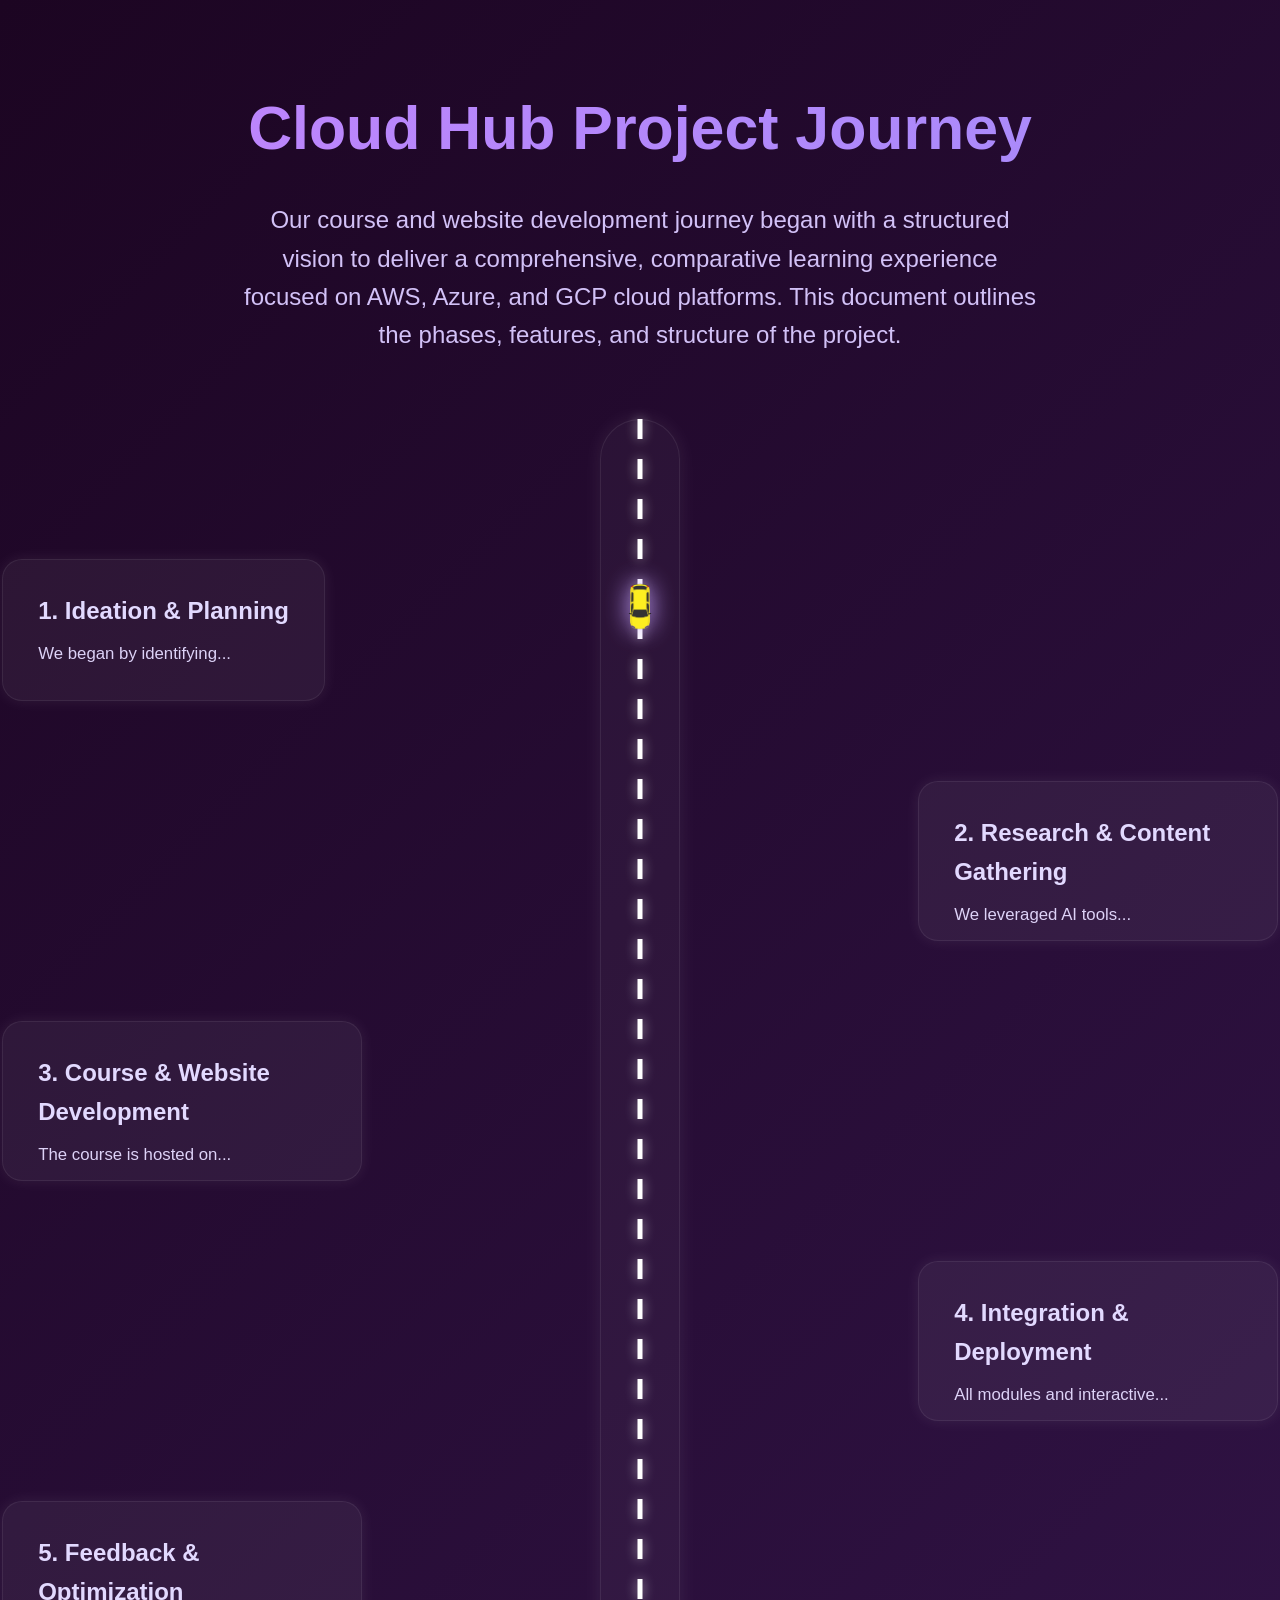
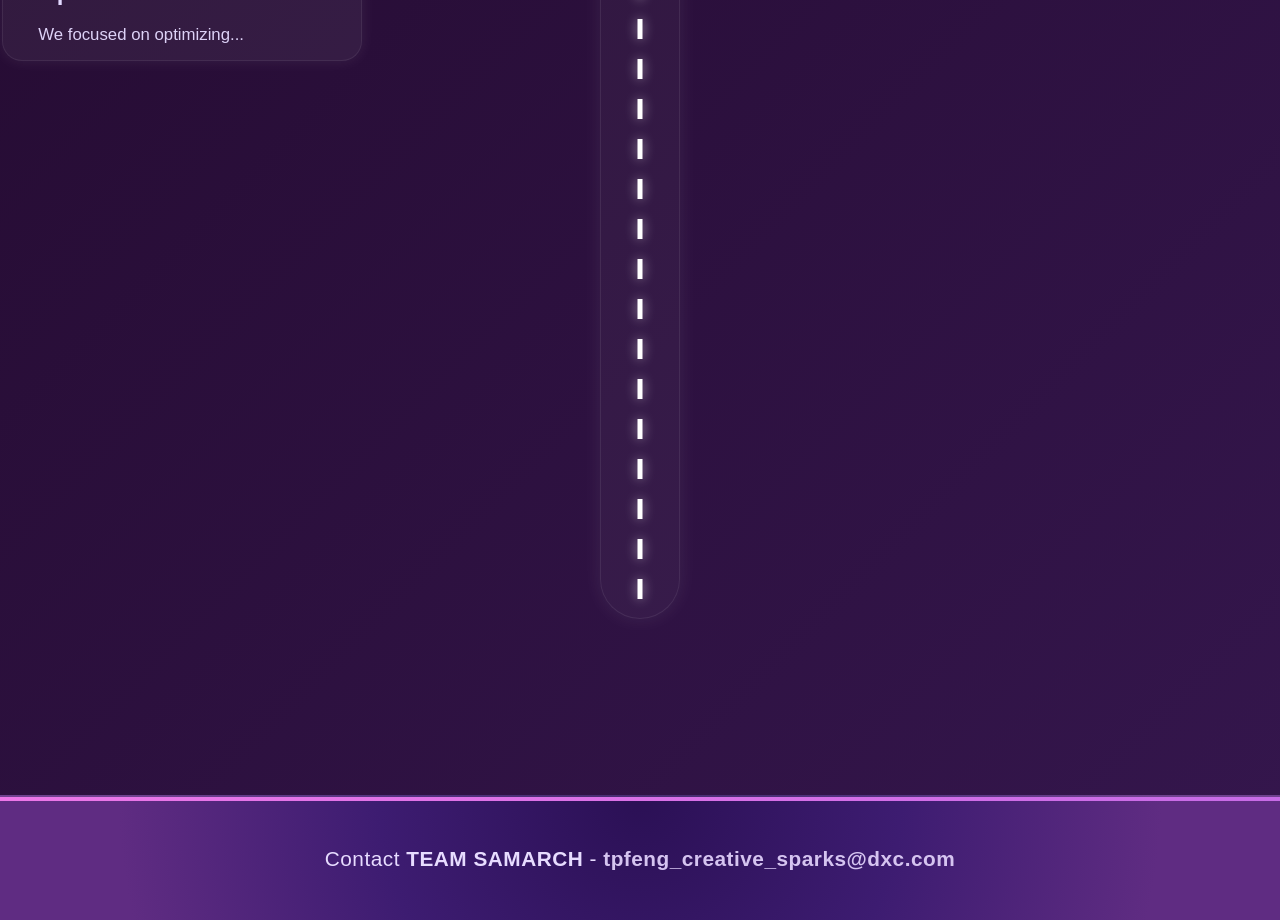
<file: Our Journey/index.html>
<!DOCTYPE html>
<html lang="en">
<head>
  <meta charset="UTF-8" />
  <meta name="viewport" content="width=device-width, initial-scale=1.0"/>
  <title>Cloud Hub Vertical Roadmap</title>
  <link rel="stylesheet" href="style.css" />
</head>
<body>
  <div class="container">
    <h1>Cloud Hub Project Journey</h1>
    <p class="subtitle">Our course and website development journey began with a structured vision to deliver a comprehensive, comparative learning experience focused on AWS, Azure, and GCP cloud platforms. This document outlines the phases, features, and structure of the project.</p>

    <div class="roadmap-vertical">
      <div class="road-line-vertical"></div>
      <div class="road-divider"></div>

      <!-- Car -->
      <div class="car-vertical">
        <img src="assests/car2.png" alt="Top View Car" />
      </div>

      <!-- Milestones -->
      <div class="milestone-vertical left" data-short="We began by identifying..." data-full="We began by identifying the need for a clear and comprehensive comparison of the three leading cloud platforms—AWS, Azure, and GCP. The goal was to design a modular course that effectively highlights the unique strengths, differences, and common use cases of each platform. Additionally, we aimed to equip learners with the necessary knowledge to successfully pursue the Fundamentals Certifications for these platforms, incorporating targeted quizzes to reinforce learning and ensure readiness. To ensure structured development and continuous improvement, we followed the Agile methodology, organizing the project into a Product Backlog consisting of three sprints. Each sprint focused on reviewing 10 course modules, encompassing data validation, design alignment, and content development. This sprint-based approach allowed for focused iterations, timely feedback, and incremental delivery of a high-quality learning experience.">
        <div class="content">
          <h3>1. Ideation & Planning</h3>
          <p>We began by identifying the need for a clear and comprehensive comparison of the three leading cloud platforms—AWS, Azure, and GCP. The goal was to design a modular course that effectively highlights the unique strengths, differences, and common use cases of each platform. Additionally, we aimed to equip learners with the necessary knowledge to successfully pursue the Fundamentals Certifications for these platforms, incorporating targeted quizzes to reinforce learning and ensure readiness. To ensure structured development and continuous improvement, we followed the Agile methodology, organizing the project into a Product Backlog consisting of three sprints. Each sprint focused on reviewing 10 course modules, encompassing data validation, design alignment, and content development. This sprint-based approach allowed for focused iterations, timely feedback, and incremental delivery of a high-quality learning experience. 
            </p>
        </div>
      </div>

      <div class="milestone-vertical right" data-short="We leveraged AI tools..." data-full="We leveraged AI tools, particularly ChatGPT, to enhance content drafting, streamline structure, and maintain accuracy. Information was curated from credible sources, including official documentation, industry best practices, and user insights. All AI-generated content was reviewed and refined by our team to ensure clarity, relevance, and engagement. The course framework was built around 70+ cloud services grouped into 30 categories across AWS, Azure, and GCP. A consistent 11-point evaluation model enabled comparative analysis. Contextual hyperlinks to definitions, use cases, and success stories enriched the learning experience. Agile reviews ensured technical integrity and learner-centered design throughout.">
        <div class="content">
          <h3>2. Research & Content Gathering</h3>
          <p>We leveraged AI tools, particularly ChatGPT, to enhance content drafting, streamline structure, and maintain accuracy. Information was curated from credible sources, including official documentation, industry best practices, and user insights. All AI-generated content was reviewed and refined by our team to ensure clarity, relevance, and engagement. The course framework was built around 70+ cloud services grouped into 30 categories across AWS, Azure, and GCP. A consistent 11-point evaluation model enabled comparative analysis. Contextual hyperlinks to definitions, use cases, and success stories enriched the learning experience. Agile reviews ensured technical integrity and learner-centered design throughout.
            </p>
        </div>
      </div>

      <div class="milestone-vertical left" data-short="The course is hosted on..." data-full="The course is hosted on a responsive website developed using HTML5, CSS3, and JavaScript. It begins with a professional landing page that includes team credits and a 'Start Course' button linking to a high-level overview with visual context. The Table of Contents lists 30 modules, each expandable to submodules. JavaScript powers the navigation across pages. Each module provides topic descriptions, while submodules offer a comparative analysis across AWS, Azure, and GCP. Each page includes a Home button for easy navigation. The visual design follows DXC Industry standards to ensure an enterprise-grade aesthetic. Quizzes are integrated after every 10 modules and a final comprehensive quiz is provided, all developed using Microsoft Power Apps.">
        <div class="content">
          <h3>3. Course & Website Development</h3>
          <p>The course is hosted on a responsive website developed using HTML5, CSS3, and JavaScript. It begins with a professional landing page that includes team credits and a "Start Course" button linking to a high-level overview with visual context. The Table of Contents lists 30 modules, each expandable to submodules. JavaScript powers the navigation across pages. Each module provides topic descriptions, while submodules offer a comparative analysis across AWS, Azure, and GCP. Each page includes a Home button for easy navigation. The visual design follows DXC Industry standards to ensure an enterprise-grade aesthetic. Quizzes are integrated after every 10 modules and a final comprehensive quiz is provided, all developed using Microsoft Power Apps.
            </p>
        </div>
      </div>

      <div class="milestone-vertical right" data-short="All modules and interactive..." data-full="All modules and interactive elements were integrated into a cohesive web application with smooth transitions and consistent user experience. Version control and collaboration were managed via GitHub, facilitating feature merging and code tracking. Deployment was executed through Netlify, connected to the GitHub repository for continuous deployment. Every push to the main branch triggered automatic builds and updates, ensuring streamlined development and scalability.">
        <div class="content">
          <h3>4. Integration & Deployment</h3>
          <p>All modules and interactive elements were integrated into a cohesive web application with smooth transitions and consistent user experience. Version control and collaboration were managed via GitHub, facilitating feature merging and code tracking. Deployment was executed through Netlify, connected to the GitHub repository for continuous deployment. Every push to the main branch triggered automatic builds and updates, ensuring streamlined development and scalability.
            </p>
        </div>
      </div>

      <div class="milestone-vertical left" data-short="We focused on optimizing..." data-full="We focused on optimizing both performance and user experience by refining the codebase, minimizing load times, and ensuring a responsive design across various devices and screen sizes. We applied best practices in front-end optimization, such as compressing images, reducing unnecessary JavaScript, and leveraging browser caching. To ensure smooth navigation and intuitive interaction, we conducted testing sessions and gathered feedback from Cloud Hub team members as well as potential users. This feedback helped us identify usability issues and performance bottlenecks. Based on these insights, we made iterative enhancements to improve layout structure, link accessibility, and overall responsiveness. We also plan to implement performance monitoring and analytics tools to continuously track user behavior and make data-driven decisions for future updates.">
        <div class="content">
          <h3>5. Feedback & Optimization</h3>
          <p>We focused on optimizing both performance and user experience by refining the codebase, minimizing load times, and ensuring a responsive design across various devices and screen sizes. We applied best practices in front-end optimization, such as compressing images, reducing unnecessary JavaScript, and leveraging browser caching. To ensure smooth navigation and intuitive interaction, we conducted testing sessions and gathered feedback from Cloud Hub team members as well as potential users. This feedback helped us identify usability issues and performance bottlenecks. Based on these insights, we made iterative enhancements to improve layout structure, link accessibility, and overall responsiveness. We also plan to implement performance monitoring and analytics tools to continuously track user behavior and make data-driven decisions for future updates.</p>
        </div>
      </div>
    </div>
  </div>

<footer class="footer">
  <p>Contact <strong> TEAM SAMARCH</strong> - <a href="mailto:tpfeng_creative_sparks@dxc.com">tpfeng_creative_sparks@dxc.com</a></p>
</footer>


  <script>
const car = document.querySelector('.car-vertical');
const carImg = car.querySelector("img");
const milestones = document.querySelectorAll('.milestone-vertical');
const road = document.querySelector('.roadmap-vertical');
let currentCarIndex = 0;

// Move car to milestone
function moveCarTo(index) {
  const milestone = milestones[index];
  const rect = milestone.getBoundingClientRect();
  const roadRect = road.getBoundingClientRect();
  const offset = rect.top - roadRect.top;
  const goingBack = index < currentCarIndex;

  if (goingBack) {
    car.classList.add("facing-up");
    car.classList.remove("facing-down");
    setTimeout(() => {
      car.style.top = `${offset + 20}px`;
    }, 600);
  } else if (index > currentCarIndex) {
    car.classList.remove("facing-up");
    car.classList.add("facing-down");
    setTimeout(() => {
      car.style.top = `${offset + 20}px`;
    }, 600);
  }

  currentCarIndex = index;
}

// Click to expand/collapse milestones
milestones.forEach((milestone, index) => {
  milestone.addEventListener('click', () => {
    const isExpanded = milestone.classList.contains('expanded');

    milestones.forEach(m => {
      m.classList.remove('expanded');
      m.querySelector('.content').classList.add('collapsed');
      const para = m.querySelector('p');
      para.textContent = m.getAttribute('data-short');
    });

    if (!isExpanded) {
      milestone.classList.add('expanded');
      milestone.querySelector('.content').classList.remove('collapsed');
      milestone.querySelector('p').textContent = milestone.getAttribute('data-full');
      moveCarTo(index);
    }
  });
});

// Initialize collapsed state on page load
window.addEventListener('load', () => {
  milestones.forEach(m => {
    m.querySelector('.content').classList.add('collapsed');
    m.querySelector('p').textContent = m.getAttribute('data-short');
  });

  car.style.transition = 'none';
  const firstRect = milestones[0].getBoundingClientRect();
  const roadRect = road.getBoundingClientRect();
  const offset = firstRect.top - roadRect.top;
  car.style.top = `${offset + 20}px`;

  setTimeout(() => {
    car.style.transition = 'top 0.6s ease-in-out';
  }, 100);
});

  </script>
</file>
<file: Our Journey/style.css>
* {
  margin: 0;
  padding: 0;
  box-sizing: border-box;
}

body {
  font-family: 'Segoe UI', Tahoma, Geneva, Verdana, sans-serif;
  background: linear-gradient(135deg, #1c0522, #3d1c5c, #5c2a9d, #2e004f);
  background-size: 400% 400%;
  animation: gradientBG 20s ease infinite;
  color: #e8e6f8;
  line-height: 1.6;
  scroll-behavior: smooth;
  overflow-x: hidden;
  min-height: 100vh;
}

@keyframes gradientBG {
  0% { background-position: 0% 50%; }
  50% { background-position: 100% 50%; }
  100% { background-position: 0% 50%; }
}

.container {
  max-width: 1200px;
  margin: 0 auto;
  padding: 5rem 2rem;
  animation: fadeIn 1.2s ease-out forwards;
}

@keyframes fadeIn {
  0% {
    opacity: 0;
    transform: translateY(30px);
  }
  100% {
    opacity: 1;
    transform: translateY(0);
  }
}

h1 {
  text-align: center;
  font-size: 3.8rem;
  font-weight: 900;
  margin-bottom: 1.5rem;
  background: linear-gradient(to right, #c084fc, #a78bfa, #7c3aed);
  background-size: 200% auto;
  background-clip: text;
  -webkit-background-clip: text;
  -webkit-text-fill-color: transparent;
  animation: shine 6s linear infinite;
}

@keyframes shine {
  0% {
    background-position: 0% center;
  }
  100% {
    background-position: 200% center;
  }
}

.subtitle {
  text-align: center;
  color: #d2c1f7;
  font-size: 1.5rem;
  margin-bottom: 4rem;
  max-width: 800px;
  margin-left: auto;
  margin-right: auto;
  animation: fadeIn 1.5s ease-out forwards;
}

.roadmap-vertical {
  position: relative;
  width: 100%;
  min-height: 1800px;
  padding: 60px 0;
}

.road-line-vertical {
  position: absolute;
  left: 50%;
  top: 0;
  width: 80px;
  height: 100%;
  background: rgba(255, 255, 255, 0.04);
  border: 1px solid rgba(255, 255, 255, 0.08);
  backdrop-filter: blur(6px);
  border-radius: 40px;
  transform: translateX(-50%);
  z-index: 1;
  box-shadow: 0 0 20px rgba(255, 255, 255, 0.08);
}

.road-divider {
  position: absolute;
  left: 50%;
  top: 0;
  width: 5px;
  height: 100%;
  background: repeating-linear-gradient(
    to bottom,
    #ffffff 0,
    #ffffff 20px,
    transparent 20px,
    transparent 40px
  );
  transform: translateX(-50%);
  z-index: 2;
  filter: drop-shadow(0 0 6px #ffffff90);
}

.car-vertical {
  position: absolute;
  left: 50%;
  transform: translateX(-50%);
  width: 55px;
  height: auto;
  z-index: 3;
  transition: top 0.6s ease-in-out;
  filter: drop-shadow(0 0 12px #c5a3ff);
}

.car-vertical img {
  width: 100%;
  height: auto;
  object-fit: contain;
  transform: rotate(270deg);
  transition: transform 0.6s ease-in-out;
}

.car-vertical.facing-up img {
  transform: rotate(90deg);
}

.car-vertical.facing-down img {
  transform: rotate(270deg);
}

.milestone-vertical {
  position: relative;
  width: 100%;
  display: flex;
  margin: 80px 0;
  transition: transform 0.3s ease;
}

.milestone-vertical.left .content {
  margin-left: -70px;
  margin-right: auto;
}

.milestone-vertical.right .content {
  margin-right: -70px;
  margin-left: auto;
}

.milestone-vertical .content {
  background: rgba(255, 255, 255, 0.06);
  backdrop-filter: blur(12px);
  border-radius: 20px;
  padding: 2rem 2.2rem;
  max-width: 360px;
  box-shadow: 0 0 15px rgba(255, 255, 255, 0.08);
  border: 1px solid rgba(255, 255, 255, 0.07);
  cursor: pointer;
  transition: all 0.4s ease;
  overflow: hidden;
}

.milestone-vertical .content:hover {
  transform: scale(1.05);
  box-shadow: 0 0 25px rgba(255, 255, 255, 0.12);
}

.milestone-vertical .content.collapsed {
  max-height: 160px;
  overflow: hidden;
}

.milestone-vertical.expanded .content {
  background: rgba(255, 255, 255, 0.08);
  border: 1px solid rgba(255, 255, 255, 0.15);
  max-width: 420px;
  max-height: 550px;
  overflow-y: auto;
  animation: popIn 0.4s ease forwards;
}

@keyframes popIn {
  from {
    transform: scale(0.98);
    opacity: 0.85;
  }
  to {
    transform: scale(1.03);
    opacity: 1;
  }
}

.milestone-vertical .content h3 {
  font-size: 1.5rem;
  color: #e2d9ff;
  margin-bottom: 0.7rem;
}

.milestone-vertical .content p {
  font-size: 1.05rem;
  color: #ddd2f7;
  transition: all 0.3s ease;
  white-space: pre-wrap;
}

.milestone-vertical .content::-webkit-scrollbar {
  width: 8px;
}
.milestone-vertical .content::-webkit-scrollbar-thumb {
  background-color: #a888ff;
  border-radius: 10px;
}
.milestone-vertical .content::-webkit-scrollbar-track {
  background: transparent;
}

.footer {
  width: 100%;
  padding: 2.8rem 1.5rem;
  text-align: center;
  background: radial-gradient(circle at top center, #2b1055, #3d1c71 40%, #5f2c82 80%);
  color: #e7dcff;
  font-size: 1.3rem;
  margin-top: 6rem;
  border-top: 2px solid rgba(255, 255, 255, 0.1);
  position: relative;
  overflow: hidden;
  z-index: 1;
}

.footer::before {
  content: "";
  position: absolute;
  top: 0;
  left: -50%;
  width: 200%;
  height: 4px;
  background: linear-gradient(90deg, #ff7de9, #9b5de5, #6a4c93, #ff7de9);
  background-size: 400% 400%;
  animation: moveGlow 8s linear infinite;
  z-index: 2;
}

@keyframes moveGlow {
  0% { background-position: 0% 50%; }
  50% { background-position: 100% 50%; }
  100% { background-position: 0% 50%; }
}

.footer p {
  margin: 0;
  position: relative;
  z-index: 3;
  font-weight: 500;
  letter-spacing: 0.5px;
}

.footer a {
  color: #d5c4f0;
  text-decoration: none;
  font-weight: bold;
  position: relative;
  z-index: 3;
  transition: all 0.3s ease;
}

.footer a:hover {
  color: #ffb7ff;
  text-shadow: 0 0 8px #ffb7ff;
  transform: scale(1.05);
}

/* Responsive */
@media (max-width: 600px) {
  .footer {
    font-size: 1.1rem;
    padding: 2rem 1rem;
  }
}
</file>
